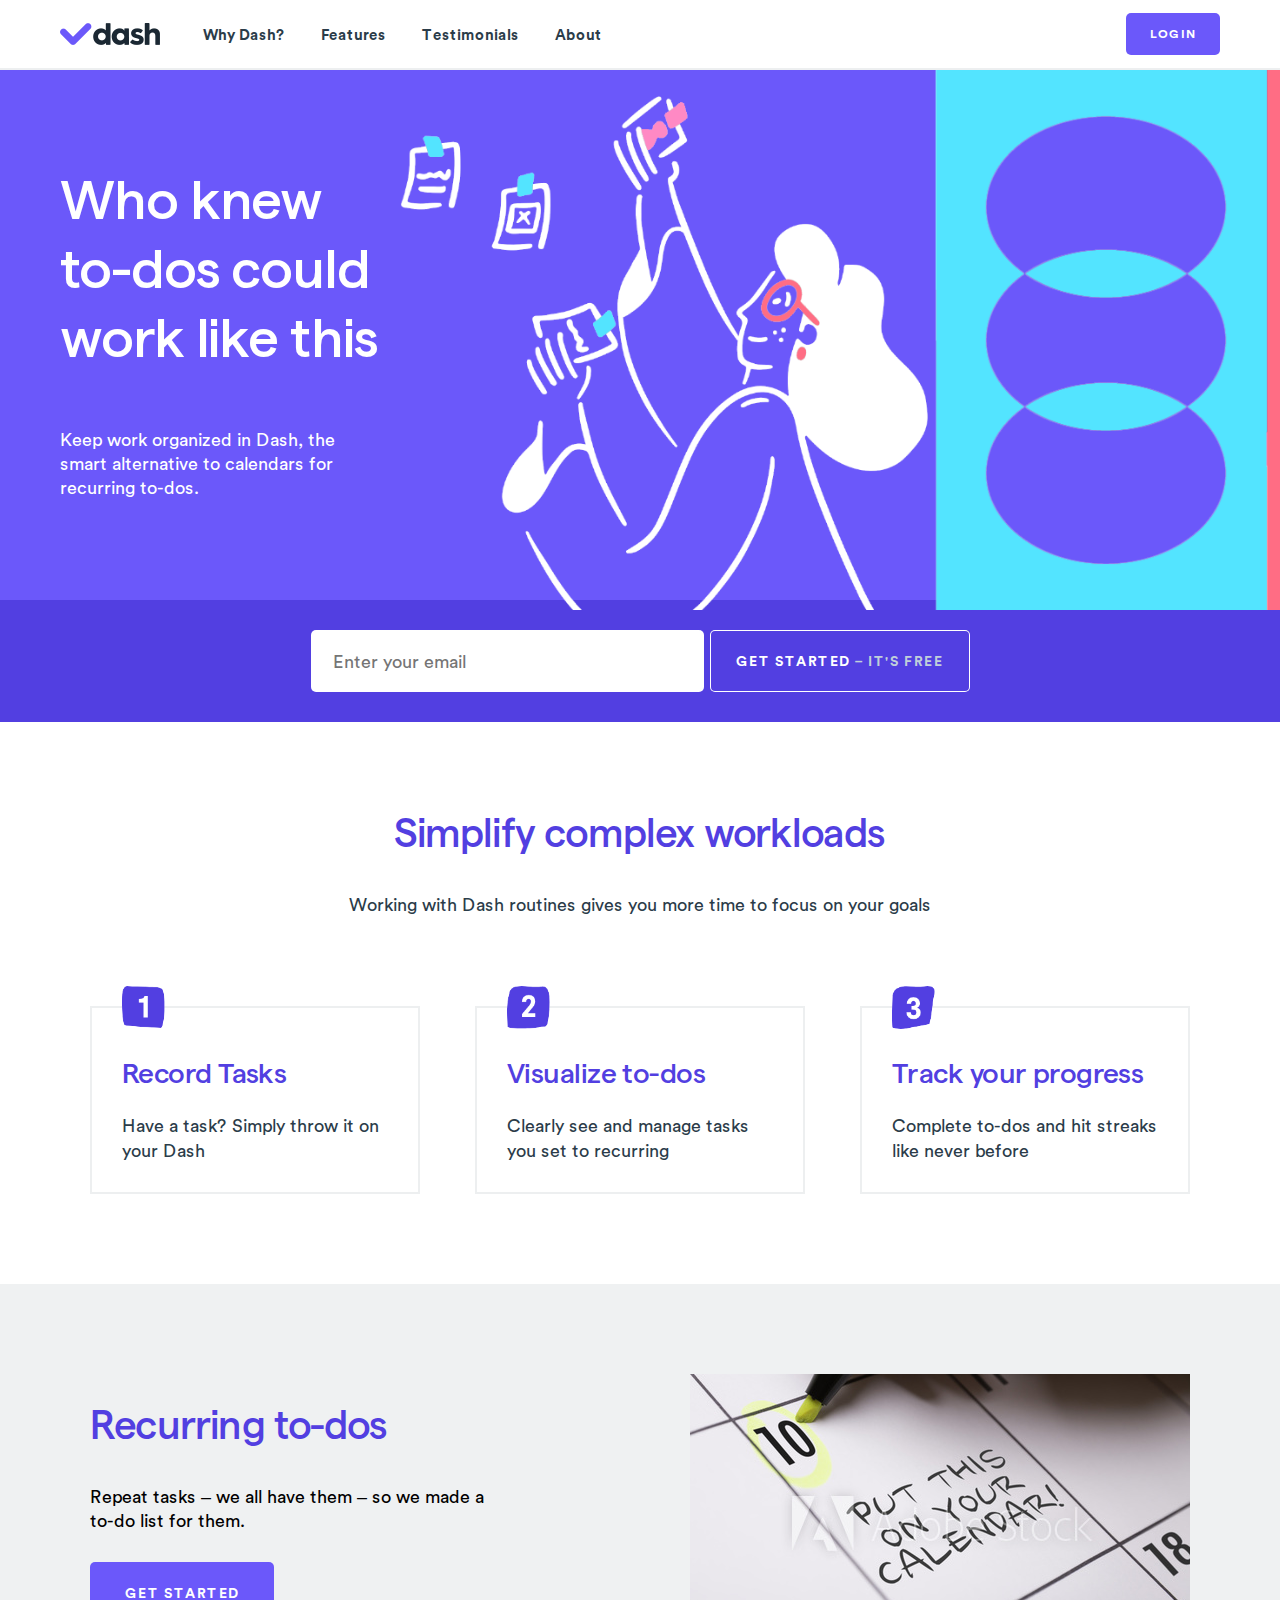
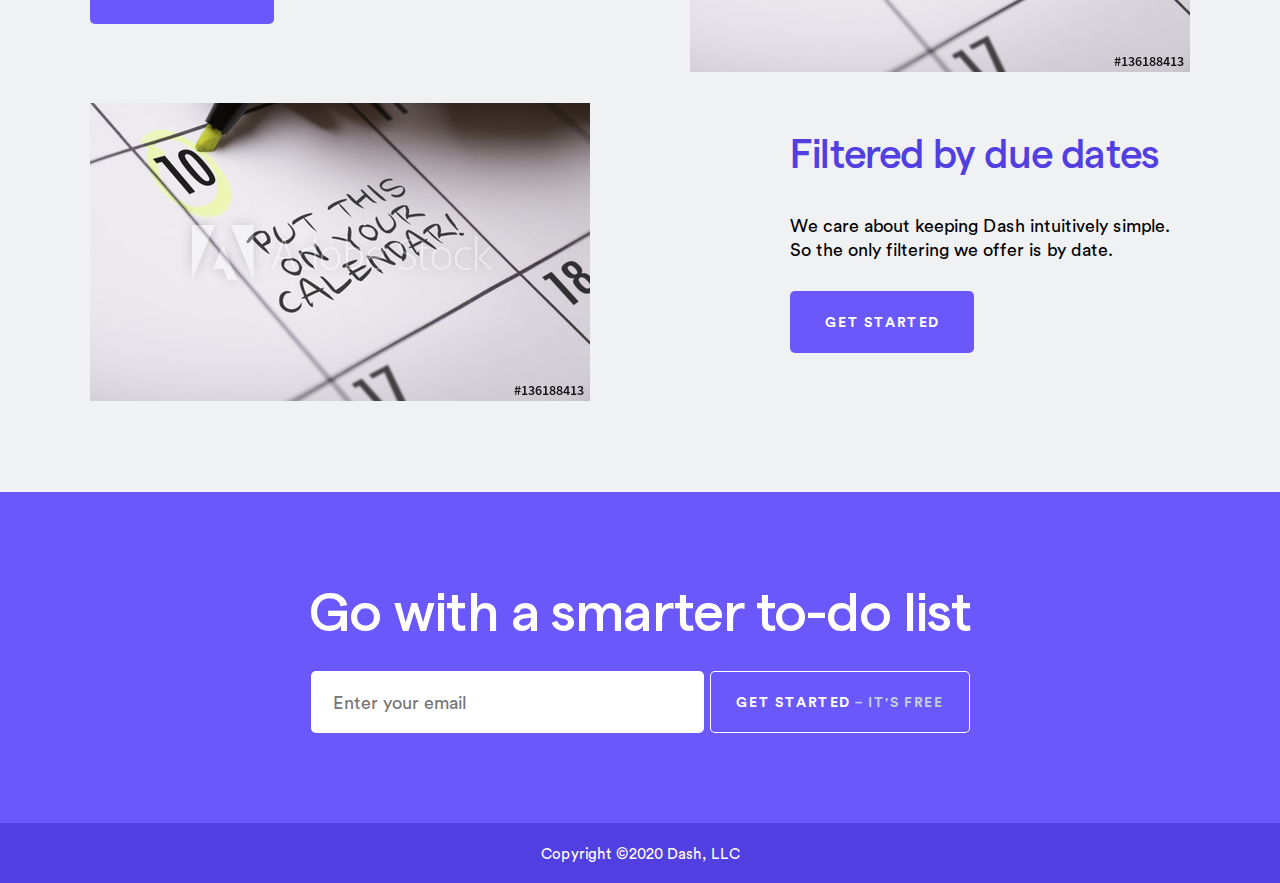
<file: index.html>
<!DOCTYPE html>
<html lang="en">

<head>
  <meta charset="utf-8">
  <meta name="viewport" content="width=device-width, initial-scale=1">
  <title>Dash</title>
  <link href="https://fonts.googleapis.com/css?family=Indie+Flower|Roboto" rel="stylesheet">
  <link href="css/index.css" rel="stylesheet">
  <!--[if lt IE 9]>
    <script src="https://cdnjs.cloudflare.com/ajax/libs/html5shiv/3.7.3/html5shiv.js"></script>
  <![endif]-->
</head>


<body>
  <header>
    <nav class="primary_nav">
        <div class="nav_content">
            <logo><a href="index.html"><img src='img/dash-logo@2x.png'></a></logo>
            <nav class="nav_list">
                <ul>
                  <li><a><p class="sm">Why Dash?</p></a></li>
                  <li><a><p class="sm">Features</p></a></li>
                  <li><a><p class="sm">Testimonials</p></a></li>
                  <li><a href="about.html"><p class="sm">About</p></a></li>
                </ul>
                <div class="right">
                    <a href="https://wunderlist-mjeter45.netlify.app/" class="btn solid_btn small_btn">Login</a>
                </div>
            </nav>
            <button id="nav_menu_btn" class="nav_menu_btn"> 
                <svg xmlns="http://www.w3.org/2000/svg" width="24" height="17" viewBox="0 0 24 17" aria-label="" class="svg-replaced" shape-rendering="geometricPrecision"><path d="M0 0h24v3H0zm0 7h24v3H0zm0 7h24v3H0z" fill-rule="evenodd"></path></svg>
            </button>
        </div>
    </nav> 
    <nav id="main_nav" class="nav_mobile is-hidden">
        <div class="nav_toolbar a-top">
            <logo><a><img src='img/dash-logo@2x.png'></a></logo>
            <button id="nav_close_btn" class="nav_icon a-close">
                <svg xmlns="http://www.w3.org/2000/svg" viewBox="-255 347 100 100" width="20" aria-label="Close Navigation" class="svg-replaced" shape-rendering="geometricPrecision"><path d="M-160.4 434.2l-37.2-37.2 37.1-37.1-7-7-37.1 37.1-37.1-37.1-7 7 37.1 37.1-37.2 37.2 7.1 7 37.1-37.2 37.2 37.2"></path></svg>
            </button>                
        </div>
        <div class="nav_scroller">
            <nav class="nav_list">
                <ul>
                    <li><a><p class="sm">How it Works</p></a></li>
                    <li><a><p class="sm">Features</p></a></li>
                    <li><a><p class="sm">Testimonials</p></a></li>
                    <li><a href="about.html"><p class="sm">About</p></a></li>
                </ul>
            </nav>
        </div>
        <div class="nav_button-container">
            <div class="a-grid">
                <a href="https://wunderlist-mjeter45.netlify.app/" class="btn solid_btn lrg_btn">Login</a>
                <a href="https://wunderlist-mjeter45.netlify.app/" class="btn solid_btn lrg_btn outline_btn">Get Started</a>
            </div>
        </div>
    </nav>
  </header>

  <div class="container home">
    <section class="content_section hero_section bg-l-purple">
      <div class="text_content">
        <h1 class="wh">Who knew to-dos could work like this</h1>
        <p class="wh">Keep work organized in Dash, the smart alternative to calendars for recurring to-dos.</p>
      </div>  
      <div class="img_content img_content-hero_wrapper">
          <img class="hide_on_tablet" src="img/hero-image.png">
          <div class="show_on_tablet" style="background-image:url(img/hero-image.png)"></div>
          <!--<div class="show_on_mobile white_fade_bottom"></div>-->
      </div>
    </section>
    <section class="content_section hero_call_section">
      <div class="call_block call_block-w_header bg-d-purple">
        <div>
            <form>
                <input type="email" placeholder="Enter your email">
                <a href="https://wunderlist-mjeter45.netlify.app/" class="btn solid_btn lrg_btn bg-d-purple">Get Started <span>– It's Free</span></span></a>
            </form>
        </div>
      </div>
    </section>







    <section id="how_it_works" class="flex_col content_section inner_content_width">
      <div class="text_content text_content-centered">
        <h3 class="dp">Simplify complex workloads</h3>
        <p class="ch">Working with Dash routines gives you more time to focus on your goals</p>
      </div>
      <div class="three_cols">
        <div class="step_box">
          <img class="step" src="img/step-1.png" alt="Step 1!">
          <h4 class="dp">Record Tasks</h4>
          <p class="ch">Have a task? Simply throw it on your Dash </p>
        </div>

        <div class="step_box">
          <img class="step" src="img/step-2.png" alt="Step 2!">
          <h4 class="dp">Visualize to-dos</h4>
          <p class="ch">Clearly see and manage tasks you set to recurring</p>
          <!--<img src="img/checks.jpg" alt="step2">-->
        </div>

        <div class="step_box">
          <img class="step" src="img/step-3.png" alt="Step 3!">
          <h4 class="dp">Track your progress</h4>
          <p class="ch">Complete to-dos and hit streaks like never before </p>
          <!--<img src="Img/checks.jpg" alt="step3">-->
        </div>
      </div>
    </section>

    <section class="bg-gray content_section" id="features">
      <div class="inner_content_width">
        <div class="txt_img_row-centered">
          <div class="txt_content">
            <h3 class="dp">Recurring to-dos</h3>
            <p>Repeat tasks – we all have them – so we made a to-do list for them. </p>
            <a class="btn solid_btn lrg_btn" href="https://wunderlist-mjeter45.netlify.app/" href="#">Get Started</a>
          </div>

          <div class="img_content">
            <img title="my first memo" class="Headpic" src="img/calendar.jpg" alt="Header Pic">

          </div>
        </div>

        <div class="txt_img_row-centered txt_img_row-centered-reverse">
          <div class="img_content">
            <img title="my first memo" class="Headpic" src="img/calendar.jpg" alt="Header Pic">
          </div>


          <div class="txt_content">
            <h3 class="dp">Filtered by due dates</h3>
            <p>We care about keeping Dash intuitively simple. So the only filtering we offer is by date.</p>
            <a class="btn solid_btn lrg_btn"  href="https://wunderlist-mjeter45.netlify.app/" href="#">Get Started</a>
          </div>
        </div>
      </div>
    </section>




    <!-- <section class="content_section" id="testimonial">
      <div class="text_content">
        <p class="blck ch">Featured Customer WONDERY</p>
        <h4 class="dp quote_block">Getting work done is a lot faster with Dash. And in our industry, being faster means you're going to bring a product that's on-trend to market a lot quicker than normal.</h4>
        <div class="testpic1">
          <img class="testpic" src="img/assets/Image 11.png" width="30%">
          <p class="ch blck">Christopher Newsome</p>
          <p class="ch sm">Senior Product Developer for Advanced Concepts, Wondery
          </p>
        </div>
      </div>

      <div class="img_content">
        <img title="Testimonials" class="Headpic" src="img/assets/Image 10.png" width="100%" height="100%" alt="Header Pic">
      </div>


    </section> -->


    <section class="call_block call_block-w_header bg-l-purple">
      <h2>Go with a smarter to-do list</h2>
      <div>
          <form>
              <input type="email" placeholder="Enter your email">
              <a href="https://wunderlist-mjeter45.netlify.app/" class="btn solid_btn lrg_btn">Get Started <span>– It's Free</span></span></a>
          </form>
      </div>
    </section>
  </div>



  <footer class="footer bg-d-purple">
    <p>Copyright ©2020 Dash, LLC</p>
  </footer>

  <!--Page Scripts-->
  <script src="js/nav.js"></script>
</div>

</body>


</html>
</file>
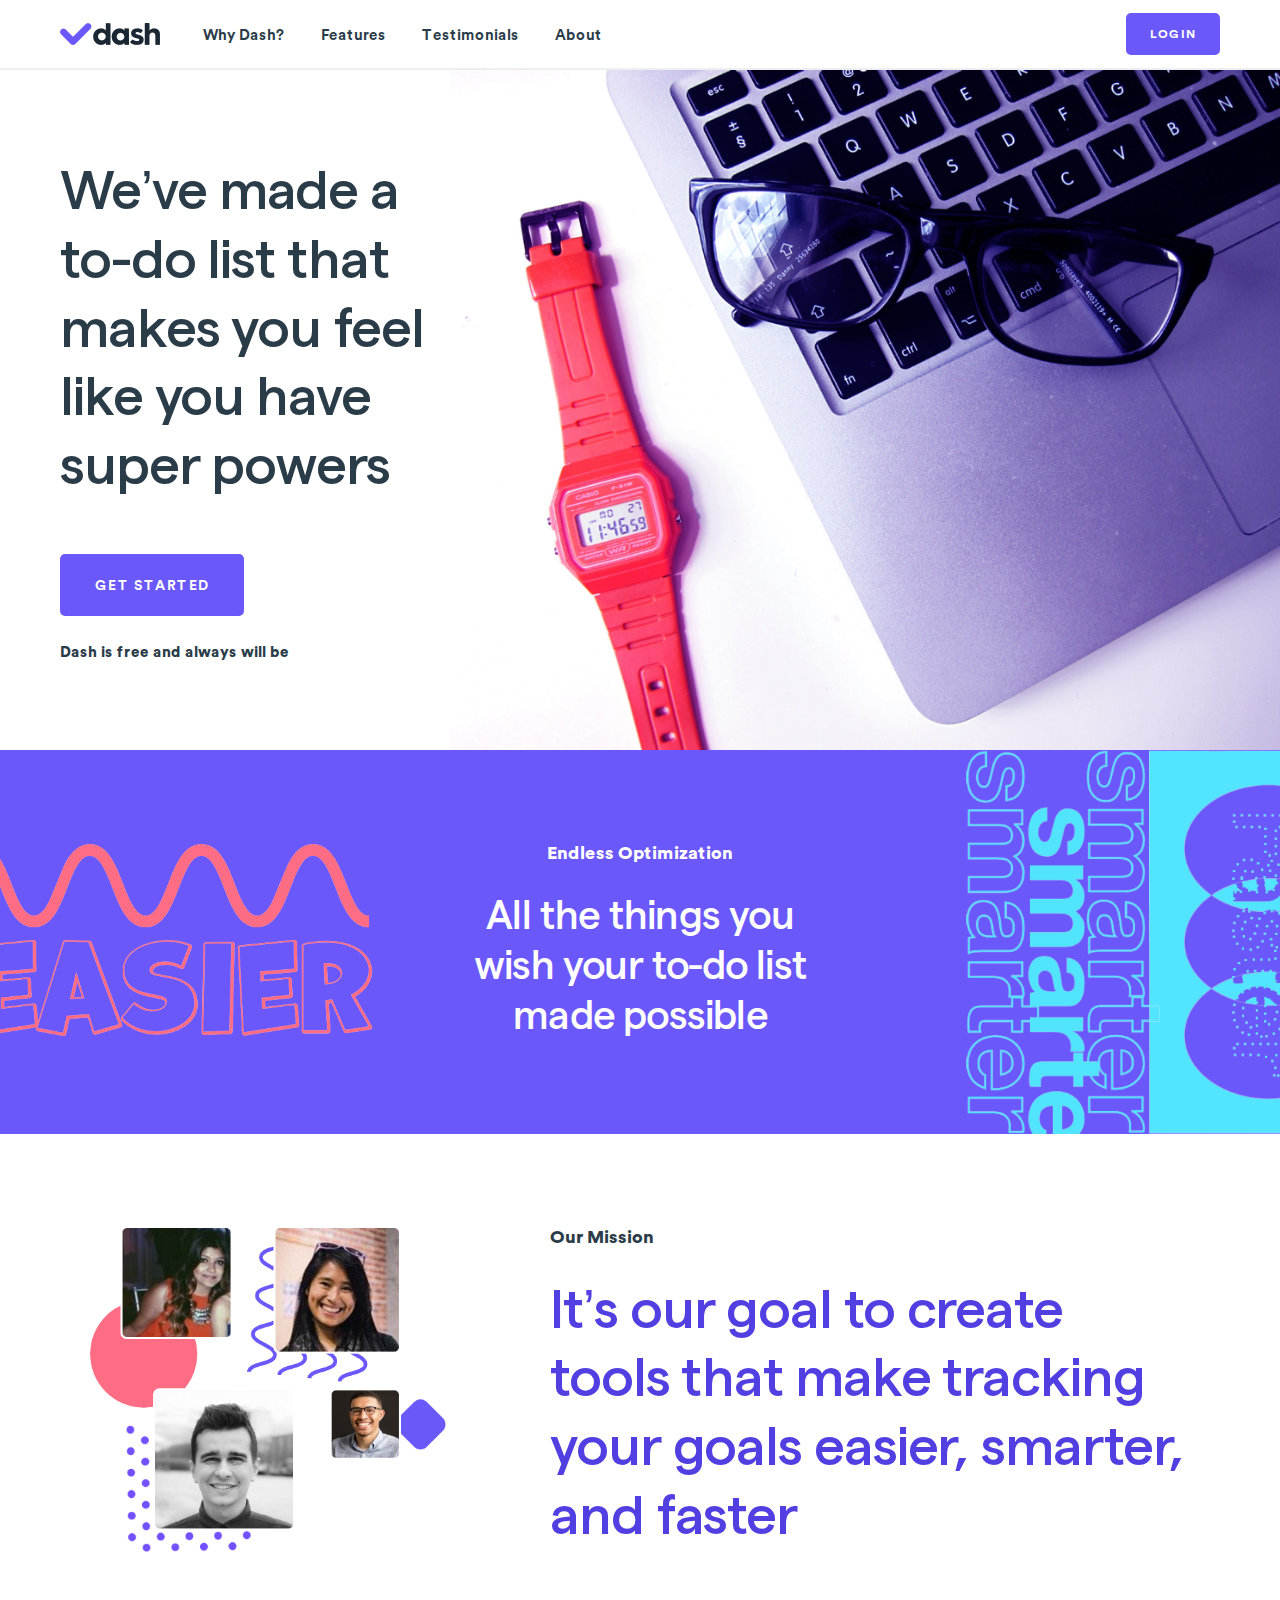
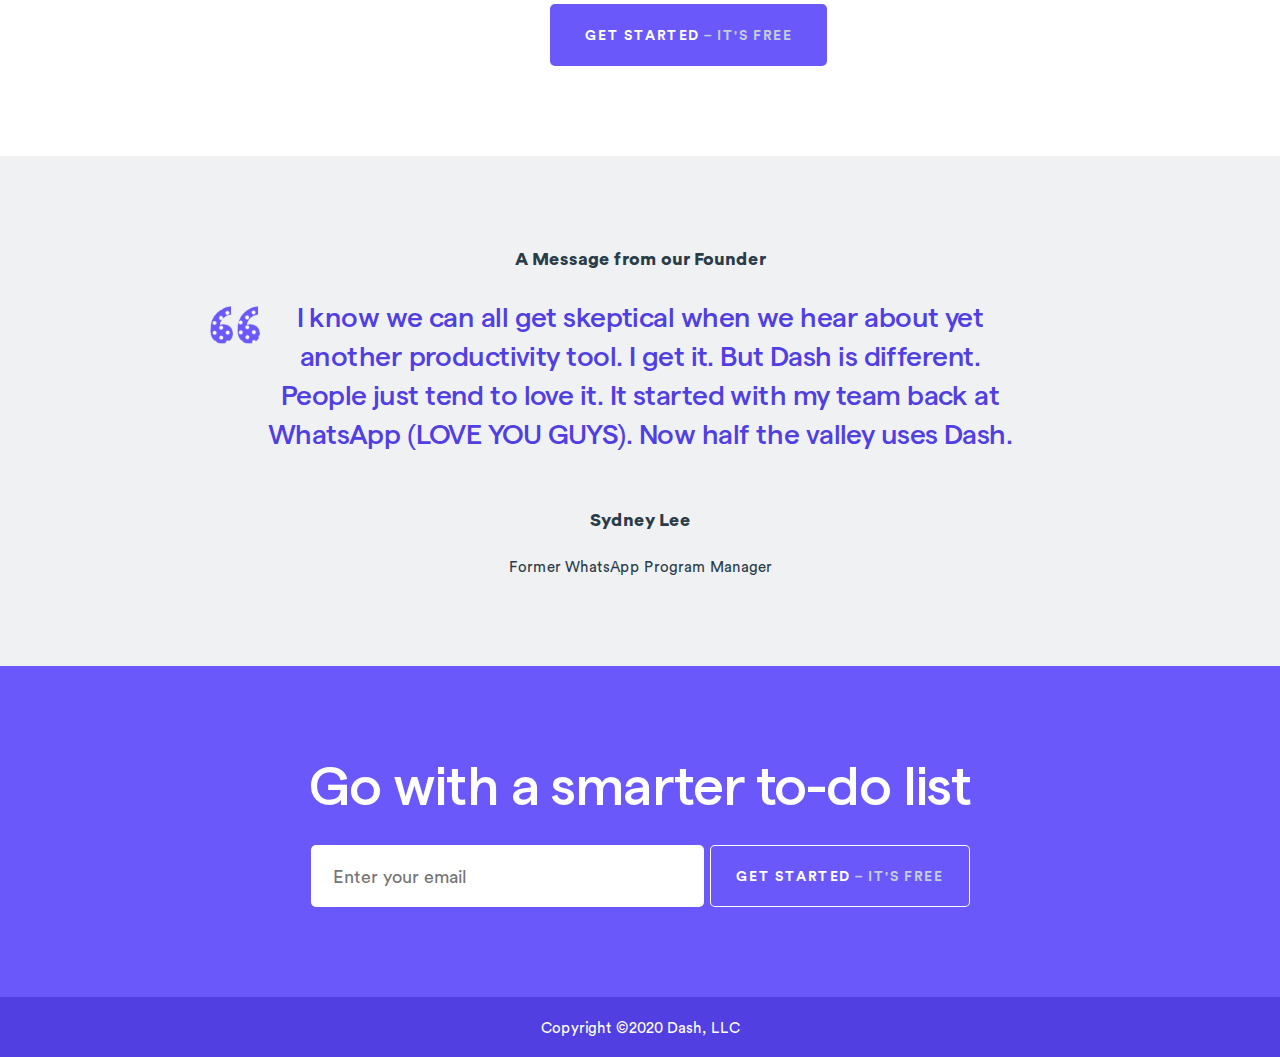
<file: about.html>
<!doctype html>

<html lang="en">
<head>
    <meta charset="utf-8">
    <meta name="viewport" content="width=device-width, initial-scale=1">

    <title>About Dash</title>

    <link href="css/index.css" rel="stylesheet">
    

    <!--[if lt IE 9]>
        <script src="https://cdnjs.cloudflare.com/ajax/libs/html5shiv/3.7.3/html5shiv.js"></script>
    <![endif]-->
</head>

<body>
    <header>
        <nav class="primary_nav">
            <div class="nav_content">
                <logo><a href="index.html"><img src='img/dash-logo@2x.png'></a></logo>
                <nav class="nav_list">
                    <ul>
                        <li><a><p class="sm">Why Dash?</p></a></li>
                        <li><a><p class="sm">Features</p></a></li>
                        <li><a><p class="sm">Testimonials</p></a></li>
                        <li><a href="about.html"><p class="sm">About</p></a></li>
                    </ul>
                    <div class="right">
                        <a href="https://wunderlist-mjeter45.netlify.app/" class="btn solid_btn small_btn">Login</a>
                    </div>
                </nav>
                <button id="nav_menu_btn" class="nav_menu_btn"> 
                    <svg xmlns="http://www.w3.org/2000/svg" width="24" height="17" viewBox="0 0 24 17" aria-label="" class="svg-replaced" shape-rendering="geometricPrecision"><path d="M0 0h24v3H0zm0 7h24v3H0zm0 7h24v3H0z" fill-rule="evenodd"></path></svg>
                </button>
            </div>
        </nav> 
        <nav id="main_nav" class="nav_mobile is-hidden">
            <div class="nav_toolbar a-top">
                <logo><a><img src='img/dash-logo@2x.png'></a></logo>
                <button id="nav_close_btn" class="nav_icon a-close">
                    <svg xmlns="http://www.w3.org/2000/svg" viewBox="-255 347 100 100" width="20" aria-label="Close Navigation" class="svg-replaced" shape-rendering="geometricPrecision"><path d="M-160.4 434.2l-37.2-37.2 37.1-37.1-7-7-37.1 37.1-37.1-37.1-7 7 37.1 37.1-37.2 37.2 7.1 7 37.1-37.2 37.2 37.2"></path></svg>
                </button>                
            </div>
            <div class="nav_scroller">
                <nav class="nav_list">
                    <ul>
                        <li><a><p class="sm">How it Works</p></a></li>
                        <li><a><p class="sm">Features</p></a></li>
                        <li><a><p class="sm">Testimonials</p></a></li>
                        <li><a><p class="sm">About</p></a></li>
                    </ul>
                </nav>
            </div>
            <div class="nav_button-container">
                <div class="a-grid">
                    <a href="https://wunderlist-mjeter45.netlify.app/" class="btn solid_btn lrg_btn">Login</a>
                    <a href="https://wunderlist-mjeter45.netlify.app/" class="btn solid_btn lrg_btn outline_btn">Get
                        Started</a>
                </div>
            </div>
        </nav>
    </header>
    
    <div class="container about">

        <section class="content_section hero_section">
            <div class="text_content">
                <h1 class="ch">We’ve made a to-do list that makes you feel like you have super powers</h1>
                <a href="https://wunderlist-mjeter45.netlify.app/" class="btn solid_btn lrg_btn">Get Started</a>
                <p class="blck sm ch p-sm-under-btn">Dash is free and always will be</p>
            </div>  
            <div class="img_content img_content-hero_wrapper">
                <div class="hide_on_mobile" style="background-image:url(img/about-hero@2x.png)"></div>
                <img class="show_on_mobile" src="img/about-hero@2x.png">
                <div class="show_on_mobile white_fade_bottom"></div>
            </div>
        </section>
        <section class="content_section bg-l-purple" id="endless_optimization">
            <div class="img_content left">
                <div class="bg_sprite easier" style="background-image:url(img/easier@2x.png)"></div>
            </div>
            <div class="text_content tc-centered">
                <p class="blck callout">Endless Optimization</h2>
                <h3 class="">All the things you wish your to-do list made possible</h3> 
            </div>
            <div class="img_content right">
                <div class="bg_sprite smarter-faster" style="background-image:url(img/smarter-faster@2x.png)"></div>
            </div>
        </section>
        <section class="content_section inner_content_width" id="our_mission">
            <div class="img_content">
                <img src="img/community-graphic.png" class="img_fluid" alt="Our Community!">
            </div>
            <div class="text_content">
                <p class="blck ch callout">Our Mission</p>
                <h2>It’s our goal to create tools that make tracking your goals easier, smarter, and faster</h2>
                <a href="https://wunderlist-mjeter45.netlify.app/" class="btn solid_btn lrg_btn">Get Started <span>–
                        It's Free</span></span></a>
            </div>
        </section>
        <section class="content_section bg-gray" id="founder_message">
            <div class="inner_content_width">
                <div class="text_content text_content-centered">
                    <p class="blck ch callout">A Message from our Founder</p>
                    <h4 class="quote_block">I know we can all get skeptical when we hear about yet another productivity tool. I get it. But Dash is different. People just tend to love it. It started with my team back at WhatsApp (LOVE YOU GUYS). Now half the valley uses Dash.</h4>
                    <p class="blck ch">Sydney Lee</p>
                    <p class="sm ch">Former WhatsApp Program Manager</p>
                </div>
            </div>
        </section>
        <section class="call_block call_block-w_header bg-l-purple">
            <h2>Go with a smarter to-do list</h2>
            <div>
                <form>
                    <input type="email" placeholder="Enter your email">
                    <a href="https://wunderlist-mjeter45.netlify.app/" class="btn solid_btn lrg_btn">Get Started <span>–
                            It's Free</span></span></a>
                </form>
            </div>
        </section>
    </div><!-- container -->

    <footer class="footer bg-d-purple">
        <p>Copyright ©2020 Dash, LLC</p>
    </footer>

    <!--Page Scripts-->
    <script src="js/nav.js"></script>
</body>
</html>
</file>
<file: css/index.css>
/* http://meyerweb.com/eric/tools/css/reset/ 
   v2.0 | 20110126
   License: none (public domain)
*/
html,
body,
div,
span,
applet,
object,
iframe,
h1,
h2,
h3,
h4,
h5,
h6,
p,
blockquote,
pre,
a,
abbr,
acronym,
address,
big,
cite,
code,
del,
dfn,
em,
img,
ins,
kbd,
q,
s,
samp,
small,
strike,
strong,
sub,
sup,
tt,
var,
b,
u,
i,
center,
dl,
dt,
dd,
ol,
ul,
li,
fieldset,
form,
label,
legend,
table,
caption,
tbody,
tfoot,
thead,
tr,
th,
td,
article,
aside,
canvas,
details,
embed,
figure,
figcaption,
footer,
header,
hgroup,
menu,
nav,
output,
ruby,
section,
summary,
time,
mark,
audio,
video {
  margin: 0;
  padding: 0;
  border: 0;
  font-size: 100%;
  font: inherit;
  vertical-align: baseline;
}
/* HTML5 display-role reset for older browsers */
article,
aside,
details,
figcaption,
figure,
footer,
header,
hgroup,
menu,
nav,
section {
  display: block;
}
body {
  line-height: 1;
}
ol,
ul {
  list-style: none;
}
blockquote,
q {
  quotes: none;
}
blockquote:before,
blockquote:after,
q:before,
q:after {
  content: '';
  content: none;
}
table {
  border-collapse: collapse;
  border-spacing: 0;
}
[type=reset],
[type=submit],
[type=button],
button {
  -webkit-appearance: none;
  -moz-appearance: none;
  appearance: none;
  background: 0 0;
  border: none;
  text-decoration: none;
  cursor: pointer;
  display: inline-block;
  border-radius: 4px;
  text-align: center;
  padding: 0;
}
/*Defining Font Faces Below*/
@font-face {
  font-family: 'Circular';
  src: url('../fonts/JJCircularBold.eot');
  src: url('../fonts/JJCircularBold.eot?#iefix') format('embedded-opentype'), url('../fonts/JJCircularBold.woff2') format('woff2'), url('../fonts/JJCircularBold.woff') format('woff'), url('../fonts/JJCircularBold.ttf') format('truetype'), url('../fonts/JJCircularBold.svg#JJCircularBold') format('svg');
  font-weight: 700;
  font-style: normal;
}
@font-face {
  font-family: 'Matter';
  src: url('../fonts/MatterSQTRIAL-Medium.eot');
  src: url('../fonts/MatterSQTRIAL-Medium.eot?#iefix') format('embedded-opentype'), url('../fonts/MatterSQTRIAL-Medium.woff2') format('woff2'), url('../fonts/MatterSQTRIAL-Medium.woff') format('woff'), url('../fonts/MatterSQTRIAL-Medium.ttf') format('truetype'), url('../fonts/MatterSQTRIAL-Medium.svg#MatterSQTRIAL-Medium') format('svg');
  font-weight: 500;
  font-style: normal;
}
@font-face {
  font-family: 'Circular';
  src: url('../fonts/JJCircularBook.eot');
  src: url('../fonts/JJCircularBook.eot?#iefix') format('embedded-opentype'), url('../fonts/JJCircularBook.woff2') format('woff2'), url('../fonts/JJCircularBook.woff') format('woff'), url('../fonts/JJCircularBook.ttf') format('truetype'), url('../fonts/JJCircularBook.svg#JJCircularBook') format('svg');
  font-weight: 500;
  font-style: normal;
}
@font-face {
  font-family: 'Circular';
  src: url('../fonts/JJCircular-Black.eot');
  src: url('../fonts/JJCircular-Black.eot?#iefix') format('embedded-opentype'), url('../fonts/JJCircular-Black.woff2') format('woff2'), url('../fonts/JJCircular-Black.woff') format('woff'), url('../fonts/JJCircular-Black.ttf') format('truetype'), url('../fonts/JJCircular-Black.svg#J&JCircular-Black') format('svg');
  font-weight: 900;
  font-style: normal;
}
* {
  box-sizing: border-box;
}
html {
  font-size: 62.5%;
}
body {
  -moz-osx-font-smoothing: grayscale;
  -webkit-font-smoothing: antialiased;
  font-family: 'Circular', Helvetica, Arial, sans-serif;
  max-width: 100%;
  overflow-x: hidden;
  display: flex;
  flex-direction: column;
  min-height: 100vh;
}
h1,
h2,
h3,
h4,
h5 {
  font-family: 'Matter', Helvetica, Arial, sans-serif;
  letter-spacing: -0.02em;
  line-height: 1.25;
}
h1.wh,
h2.wh,
h3.wh,
h4.wh,
h5.wh {
  color: #FFF;
}
h1.ch,
h2.ch,
h3.ch,
h4.ch,
h5.ch {
  color: #2B3C49;
}
h1.dp,
h2.dp,
h3.dp,
h4.dp,
h5.dp {
  color: #523FE1;
}
h1 {
  font-size: 5.5rem;
}
@media (max-width: 1180px) {
  h1 {
    font-size: 4.5rem;
  }
}
@media (max-width: 500px) {
  h1 {
    font-size: 4rem;
  }
}
h2 {
  font-size: 5.5rem;
}
@media (max-width: 1180px) {
  h2 {
    font-size: 4.5rem;
  }
}
@media (max-width: 500px) {
  h2 {
    font-size: 3.75rem;
  }
}
h3 {
  font-size: 4rem;
}
@media (max-width: 500px) {
  h3 {
    font-size: 3.3rem;
  }
}
h4 {
  font-size: 2.8rem;
}
@media (max-width: 500px) {
  h4 {
    font-size: 2.5rem;
  }
}
p {
  font-size: 1.8rem;
  font-family: 'Circular', Helvetica, Arial, sans-serif;
  line-height: 1.35;
}
p.blck {
  font-weight: 900;
}
p.ch {
  color: #2B3C49;
}
p.wh {
  color: #FFF;
}
p.sm {
  font-size: 1.5em;
}
img {
  max-width: 100%;
  height: auto;
}
.btn {
  cursor: pointer;
}
a {
  text-decoration: none;
}
.solid_btn {
  background-color: #6B58FA;
  font-size: 14px;
  display: inline-block;
  color: black;
  text-align: center;
  border-radius: 5px;
  border: initial;
  padding: 2.4rem 3.5rem;
  color: #FFF;
  text-transform: uppercase;
  letter-spacing: 0.1em;
  font-family: 'Circular', Helvetica, Arial, sans-serif;
  font-weight: 600;
  transition: box-shadow 420ms cubic-bezier(0.165, 0.84, 0.44, 1), color 420ms cubic-bezier(0.165, 0.84, 0.44, 1), background 420ms cubic-bezier(0.165, 0.84, 0.44, 1);
}
.solid_btn.small_btn {
  padding: 1.5rem 2.4rem;
  font-size: 12px;
}
.solid_btn.outline_btn {
  background-color: transparent;
  box-shadow: 0 0 0 1px #6B58FA inset;
  color: #6B58FA;
}
.solid_btn.outline_btn:hover {
  background-color: #523FE1;
  box-shadow: 0 0 0 1px #523FE1 inset;
  color: #FFF;
}
.solid_btn span {
  color: #C0CFDA;
}
.solid_btn:hover {
  background-color: #523FE1;
}
.bg-l-purple {
  background-color: #6B58FA;
  color: #FFF;
}
.bg-d-purple {
  background-color: #523FE1;
  color: #FFF;
}
.bg-gray {
  background-color: #EFF1F2;
}
/* Global Responsiveness Layout styles */
.show_on_tablet {
  display: none;
}
@media (max-width: 800px) {
  .show_on_tablet {
    display: flex;
  }
}
@media (max-width: 800px) {
  .hide_on_tablet {
    display: none;
  }
}
.show_on_mobile {
  display: none;
}
@media (max-width: 500px) {
  .show_on_mobile {
    display: flex;
  }
}
@media (max-width: 500px) {
  .hide_on_mobile {
    display: none;
  }
}
/* Global Layout Component Styles */
section.inner_content_width,
div.inner_content_width {
  max-width: 1100px;
  margin: 0 auto;
  width: calc(100% - 8rem);
}
section.inner_content_width .text_content-centered,
div.inner_content_width .text_content-centered {
  text-align: center!important;
}
@media (max-width: 500px) {
  section.inner_content_width .text_content-centered,
  div.inner_content_width .text_content-centered {
    padding-left: 4rem;
    padding-right: 4rem;
  }
}
.flex_col {
  flex-direction: column;
}
.quote_block {
  color: #523FE1;
  max-width: 750px;
  line-height: 1.4;
  margin-left: auto;
  margin-right: auto;
  position: relative;
}
@media (max-width: 500px) {
  .quote_block {
    max-width: calc(100vw - 20rem);
    font-size: 1.8rem !important;
  }
  .quote_block:before {
    right: calc(100% + 1rem) !important;
  }
}
.quote_block:before {
  content: '';
  background-image: url(../img/polka-dot-quote@2x.png);
  width: 5rem;
  height: 4rem;
  background-size: contain;
  background-repeat: no-repeat;
  background-position: top center;
  position: absolute;
  right: calc(100% + 0.5rem);
  top: 0.6rem;
}
.img_content.img_content-hero_wrapper {
  width: 50%;
}
.img_content.img_content-hero_wrapper > div {
  background-size: cover;
  width: 100%;
  height: 100%;
}
.txt_content h3 {
  margin-bottom: 3rem;
}
@media (max-width: 500px) {
  .txt_content h3 {
    margin-bottom: 2rem;
  }
}
.three_cols {
  display: flex;
  flex-direction: row;
  justify-content: space-between;
  margin-bottom: 9rem;
}
@media (max-width: 500px) {
  .three_cols {
    flex-direction: column;
    width: calc(100vw - 8rem);
    margin: 0 auto;
    padding-bottom: 4rem;
  }
}
.step_box {
  border: 2px solid #EDEFF0;
  display: block;
  width: 30%;
  text-align: left;
  padding: 5rem 3rem 3rem 3rem;
  position: relative;
}
@media (max-width: 500px) {
  .step_box {
    width: 100%;
    margin-bottom: 4rem;
  }
}
.step_box h4 {
  padding-bottom: 2rem;
}
.step_box > img.step {
  position: absolute;
  top: -22px;
  width: 43px;
  left: 3rem;
}
.white_fade_bottom {
  position: absolute;
  bottom: 0;
  height: 200px;
  left: 0;
  right: 0;
  background: linear-gradient(0deg, #FFF, transparent);
}
.call_block {
  text-align: center;
  padding-top: 9rem;
  padding-bottom: 9rem;
  width: 100%;
}
@media (max-width: 500px) {
  .call_block h2 {
    max-width: 330px;
    margin: 0 auto;
  }
}
.call_block > div {
  width: 100%;
  max-width: 660px;
  margin-left: auto;
  margin-right: auto;
  margin-top: 2rem;
}
.call_block > div form input {
  text-align: left;
  font-family: 'Circular', Helvetica, Arial, sans-serif;
  font-size: 1.8rem;
  height: 62px;
  vertical-align: top;
  border: 0;
  border-radius: 5px;
  line-height: 62px;
  padding-left: 2.25rem;
  padding-right: 2.25rem;
  color: #2B3C49;
  margin-right: 0.25rem;
  width: calc(100% - 264px - 0.25rem);
}
@media (max-width: 500px) {
  .call_block > div form input {
    width: 100%;
    max-width: 300px;
    margin: 0 auto 1rem;
  }
}
.call_block > div form a {
  height: 62px;
  vertical-align: top;
  padding: 0;
  line-height: 62px;
  width: 260px;
  box-shadow: 0 0 0 1px #FFF inset;
}
.call_block > div form a:hover,
.call_block > div form a:active,
.call_block > div form a:focus {
  box-shadow: 0 0 0 2px #FFF inset;
  background-color: #523FE1;
}
@media (max-width: 500px) {
  .call_block > div form a {
    width: 100%;
    max-width: 300px;
    margin: 0 auto;
  }
}
:focus {
  outline: #6B58FA dotted 2px;
  outline-offset: 5px;
}
/* Animations Below */
.is-animating {
  animation-duration: 450ms;
  animation-fill-mode: both;
  animation-timing-function: cubic-bezier(0.165, 0.84, 0.44, 1);
}
.slide-in--right {
  -webkit-animation-name: slide-in--right;
  animation-name: slide-in--right;
}
.slide-out--right {
  -webkit-animation-name: slide-out--right;
  animation-name: slide-out--right;
}
@keyframes slide-in--right {
  0% {
    transform: translateX(100%);
  }
  100% {
    transform: translateX(0);
  }
}
@keyframes slide-out--right {
  0% {
    transform: translateX(0);
  }
  100% {
    transform: translateX(100%);
  }
}
header logo {
  width: 125px;
  display: flex;
  align-items: center;
}
header logo a {
  display: inline-block;
  font-size: 0;
  padding: 0;
  border: none;
  line-height: inherit;
}
header logo a img {
  width: 100px;
}
header nav.primary_nav {
  border-bottom: 2px solid #EDEFF0;
  position: fixed;
  top: 0;
  width: 100%;
  background-color: #FFF;
  height: 70px;
  z-index: 1000;
}
header nav.primary_nav .nav_content {
  max-width: calc(100% - 12rem);
  width: 100%;
  height: 100%;
  margin: 0 auto;
  display: flex;
  flex-wrap: initial;
  justify-content: space-between;
  align-items: initial;
}
@media (max-width: 500px) {
  header nav.primary_nav .nav_content {
    text-align: center;
    max-width: calc(100% - 8rem);
  }
}
header nav.primary_nav .nav_content .nav_list {
  display: flex;
  flex-wrap: initial;
  justify-content: flex-start;
  align-items: center;
  flex: 1;
}
@media (max-width: 800px), (max-width: 500px) {
  header nav.primary_nav .nav_content .nav_list {
    display: none;
  }
}
header nav.primary_nav .nav_content .nav_list ul {
  flex: 1;
  display: flex;
  flex-wrap: initial;
  justify-content: flex-start;
  align-items: initial;
}
header nav.primary_nav .nav_content .nav_list ul li {
  padding: 1.8rem;
  line-height: 1.28571429;
  color: #2B3C49;
  cursor: pointer;
}
header nav.primary_nav .nav_content .nav_list ul li a {
  display: block;
  font-weight: 600;
  color: #2B3C49 !important;
}
header nav.primary_nav .nav_content .nav_list div.right {
  margin-left: auto;
  padding: 0;
}
header nav.primary_nav .nav_content button.nav_menu_btn {
  display: none;
  border-radius: 0!important;
}
@media (max-width: 800px), (max-width: 500px) {
  header nav.primary_nav .nav_content button.nav_menu_btn {
    display: block;
  }
}
header nav.primary_nav .nav_content button.nav_menu_btn svg path {
  fill: #2B3C49;
}
header .nav_mobile {
  transform: translateX(100%);
  position: fixed;
  overflow: hidden;
  top: 0;
  left: 0;
  bottom: 0;
  right: 0;
  display: none;
  flex-direction: column;
  padding: 0 0.75rem 4rem;
  z-index: 2000;
  background: #fff;
  transition: transform cubic-bezier(0.165, 0.84, 0.44, 1) 450ms;
}
@media (max-width: 800px) {
  header .nav_mobile {
    display: flex;
  }
}
header .nav_mobile.is-hidden {
  transform: translateX(100%);
}
header .nav_mobile.is-open {
  transform: translateX(0);
  background-image: none!important;
}
header .nav_mobile .nav_toolbar {
  padding: 1.5rem 4rem;
  margin: 0 -2rem 1rem;
  display: flex;
  align-items: center;
  height: 70px;
  justify-content: space-between;
  border-bottom: 2px solid #EDEFF0;
}
@media (orientation: landscape) {
  header .nav_mobile .nav_toolbar {
    flex-shrink: 0;
    left: 2rem;
    right: 2rem;
    top: 0;
  }
}
header .nav_mobile .nav_toolbar .nav_icon svg path {
  fill: #2B3C49;
}
header .nav_mobile .nav_scroller {
  overflow-y: scroll;
  padding-right: 2rem;
  padding-left: 2rem;
  padding-bottom: 8rem;
}
header .nav_mobile .nav_scroller .nav_list {
  display: flex;
}
header .nav_mobile .nav_scroller .nav_list ul {
  width: 100%;
  font-size: calc(1.125rem + (0 * (100vw - 400px)/624));
}
header .nav_mobile .nav_scroller .nav_list ul li {
  font-size: 1.5rem;
}
header .nav_mobile .nav_scroller .nav_list ul li a {
  display: block;
  padding: 1em 2.25em;
  cursor: pointer;
  border-radius: 5px;
  transition: box-shadow 420ms cubic-bezier(0.165, 0.84, 0.44, 1), color 420ms cubic-bezier(0.165, 0.84, 0.44, 1), background 420ms cubic-bezier(0.165, 0.84, 0.44, 1);
}
header .nav_mobile .nav_scroller .nav_list ul li a:hover,
header .nav_mobile .nav_scroller .nav_list ul li a:focus,
header .nav_mobile .nav_scroller .nav_list ul li a:active {
  background-color: #EFF1F2;
}
header .nav_mobile .nav_button-container {
  position: fixed;
  width: 100%;
  padding: 1.5rem 2rem 2rem;
  bottom: 0;
  left: 0;
  background-color: #fff;
}
header .nav_mobile .nav_button-container .a-grid {
  display: grid;
  grid-gap: 1rem 2.43902439%;
  justify-content: initial;
}
header .nav_mobile .nav_button-container .a-grid a {
  flex-basis: 49.25%;
}
.footer {
  width: 100%;
}
.footer p {
  text-align: center;
  color: #fff;
  font-size: 1.5rem;
  padding: 20px;
}
div.container.home {
  display: flex;
  flex-direction: column;
}
div.container.home .content_section {
  display: flex;
  width: 100%;
}
@media (max-width: 500px) {
  div.container.home .content_section {
    flex-direction: column;
  }
}
div.container.home .content_section.hero_section {
  padding-top: 70px;
  display: flex;
  align-items: center;
  justify-items: self-end;
  justify-content: space-between;
  align-items: stretch;
  height: 600px;
}
@media (max-width: 800px) {
  div.container.home .content_section.hero_section {
    flex-direction: column;
    height: auto;
  }
}
div.container.home .content_section.hero_section .text_content {
  text-align: left;
  padding-left: 6rem;
  padding-right: 2rem;
  width: calc(100% - 750px);
  max-width: 400px;
  min-width: 400px;
  align-self: center;
}
@media (max-width: 800px) {
  div.container.home .content_section.hero_section .text_content {
    text-align: center;
    padding: 9rem 6rem 9rem 6rem;
    max-width: calc(100vw - 8rem);
  }
}
@media (max-width: 500px) {
  div.container.home .content_section.hero_section .text_content {
    width: 100%;
    max-width: 100%;
    padding-top: 0;
    padding: 9rem 6rem 9rem 6rem;
    margin-top: -4rem;
  }
}
div.container.home .content_section.hero_section .img_content {
  flex: 1;
  min-height: 60vh;
}
@media (max-width: 800px) {
  div.container.home .content_section.hero_section .img_content {
    width: 100%;
    min-height: 300px;
  }
  div.container.home .content_section.hero_section .img_content > div {
    position: absolute;
  }
}
@media (max-width: 500px) {
  div.container.home .content_section.hero_section .img_content {
    width: 100%;
  }
}
div.container.home .content_section.hero_section .img_content.img_content-hero_wrapper {
  text-align: right;
}
div.container.home .content_section.hero_section .img_content.img_content-hero_wrapper img {
  height: 100%;
  width: auto;
  max-width: initial;
}
div.container.home .content_section.hero_call_section .call_block {
  padding-top: 3rem;
  padding-bottom: 3rem;
}
div.container.home .content_section.hero_call_section .call_block > div {
  margin-top: 0;
}
div.container.home .content_section#features {
  padding-top: 9rem;
  padding-bottom: 6rem;
}
@media (max-width: 500px) {
  div.container.home .content_section#features {
    padding-top: 4rem;
    padding-bottom: 4rem;
  }
}
div.container.home .content_section .txt_img_row-centered {
  display: flex;
  flex-direction: row;
  margin-bottom: 3rem;
  justify-content: space-between;
}
@media (max-width: 500px) {
  div.container.home .content_section .txt_img_row-centered {
    flex-direction: column;
  }
  div.container.home .content_section .txt_img_row-centered:nth-child(even) {
    flex-direction: column-reverse;
  }
}
div.container.home .content_section .txt_img_row-centered .img_content {
  margin-right: 0;
}
div.container.home .content_section .txt_img_row-centered .txt_content {
  margin-top: 3rem;
  max-width: 400px;
}
@media (max-width: 500px) {
  div.container.home .content_section .txt_img_row-centered .txt_content {
    text-align: center;
  }
}
div.container.home .content_section .txt_img_row-centered .txt_content a.btn {
  margin-top: 3rem;
}
@media (max-width: 500px) {
  div.container.home .content_section .txt_img_row-centered .txt_content a.btn {
    margin-bottom: 3rem;
    margin-top: 3rem;
  }
}
div.container.home .content_section .text_content {
  padding-top: 9rem;
  padding-bottom: 9rem;
  position: relative;
  z-index: 2;
}
div.container.home .content_section .text_content h3 {
  margin-bottom: 3rem;
}
div.container.home .content_section .text_content .blck.callout {
  margin-bottom: 3rem;
}
div.container.home .content_section .text_content.tc-centered {
  margin: 0 auto;
  max-width: 360px;
  text-align: center;
}
@media (max-width: 500px) {
  div.container.home .content_section .text_content.tc-centered {
    max-width: 300px;
  }
}
div.container.home .content_section .text_content h1,
div.container.home .content_section .text_content h2 {
  margin-bottom: 5rem;
}
@media (max-width: 500px) {
  div.container.home .content_section .text_content h1,
  div.container.home .content_section .text_content h2 {
    margin-bottom: 3rem;
  }
}
div.container.home .content_section .text_content p.p-sm-under-btn {
  margin-top: 2.5rem;
}
div.container.home .content_section .img_content {
  position: relative;
}
@keyframes atena {
  from {
    background-color: #523FE1;
  }
  to {
    background-color: #a7a2c9;
  }
}
.top {
  text-align: left;
}
.top a {
  display: inline-block;
  margin: 0px 15px 20px;
  text-decoration: none;
}
.logo {
  width: 10%;
  margin-left: 25px;
  margin-right: 15px;
}
.center {
  width: auto;
  height: 420px;
  align-items: center;
  margin-left: 500px;
}
.small {
  display: flex;
  align-items: flex-start;
  width: 5px;
  height: 10px;
  border: 1px solid black;
  padding: 0px;
}
.mainpic {
  display: flex;
  flex-direction: column;
  margin: 0% 11% 0% 10%;
}
.mainpic mainpic1 {
  width: 10%;
  border: solid 1px #6b58fa;
  margin: 0% 5% 0% 5%;
  display: flex;
  justify-content: space-evenly;
  align-content: space-around;
  flex-direction: column;
  background-color: #6b58fa;
}
.mainpic img {
  border: 1px solid #6b58fa;
  margin: auto;
}
.mainpic .mainpic1 img {
  width: 100%;
  height: 450px;
  background-color: #6b58fa;
}
.mainpic .mainpic1 .buttoms1 {
  width: 100%;
  height: 50px;
  background-color: #523FE1;
  text-align: center;
  padding-top: 20px;
  margin-top: 0px;
}
.mainmenu {
  display: flex;
  justify-content: space-between;
  display: -webkit-flex;
  display: -ms-flexbox;
  padding: 20px;
}
.mainmenu .logoymenu a {
  text-decoration: none;
  margin: 15px;
  color: black;
  font-family: circularbold;
}
#login {
  color: white;
  width: 90px;
  text-align: center;
  font-family: circularbold;
  margin-right: 40px;
  padding: 10px;
  background-color: #6b58fa;
}
.center1 {
  display: flex;
  border: 1px  brown;
  width: auto;
  padding: 5px;
}
.top1 {
  text-align: right;
}
hr {
  height: 10px;
  width: 1550px;
}
.headline1 {
  display: flex;
  flex-wrap: wrap;
  justify-content: space-evenly;
  align-content: space-around;
  margin: 3% 10% 0% 10%;
  text-align: center;
}
.headline1 .sectionhead1 {
  width: 40%;
  margin: 0% 5% 0% 5%;
  display: flex;
  justify-content: space-evenly;
  align-content: space-around;
  flex-direction: column;
}
.headline2 .sectionhead1 h1 {
  font-family: circularbook;
}
#SignUp {
  align-content: flex-end;
  background-color: #523FE1;
  animation-name: atena;
  animation-duration: 2s;
  animation-iteration-count: infinite;
  animation-direction: alternate;
}
.headline2 {
  display: flex;
  flex-wrap: wrap;
  justify-content: space-evenly;
  margin: 5% 5% 10% 3%;
}
.headline2 .Step1 {
  width: 20%;
  height: 50%;
  margin: 0% 5% 0% 5%;
  padding: 260px 1%;
  padding-bottom: 20px;
  flex-direction: row;
  background-color: none;
  border: 1px solid lightgray;
}
.headline3 {
  display: flex;
  flex-wrap: wrap;
  justify-content: space-evenly;
  align-content: space-around;
  margin: 0% 10% 0% 10%;
}
.headline3 .sectionhead3 {
  width: 40%;
  margin: 0% 5% 0% 5%;
  display: flex;
  justify-content: space-evenly;
  align-content: space-around;
  flex-direction: column;
}
.headline4 {
  display: flex;
  flex-wrap: wrap;
  justify-content: space-evenly;
  align-content: space-around;
  margin: 0% 10% 0% 10%;
}
.headline4 .sectionhead4 {
  width: 40%;
  margin: 0% 5% 0% 5%;
  display: flex;
  justify-content: space-evenly;
  align-content: space-around;
  flex-direction: column;
}
#container {
  border: 1px solid #6b58fa;
  text-align: center;
  background: #6b58fa;
  margin-top: 10px;
  color: white;
  padding: 20px;
}
#foot {
  border: 2px solid lightgray;
  text-align: center;
  background: #523FE1;
  font-size: 6px;
  height: 50px;
  padding: 10px;
}
#SignUp {
  border: 1px solid;
  padding: 5px;
  text-decoration: none;
  color: white;
  font-size: small;
  background-color: #6b58fa;
  font-family: circularbold;
}
.headline5 {
  display: flex;
  flex-wrap: wrap;
  justify-content: space-evenly;
  align-content: space-around;
  margin: 5% 10% 0% 10%;
}
.headline5 .sectionhead5 {
  width: 35%;
  margin: 0% 5% 0% 5%;
  display: flex;
  justify-content: space-evenly;
  align-content: space-around;
  flex-direction: column;
  padding: 10px;
}
.headline5 .sectionhead5 h1 {
  font-family: circularbold;
}
.headline5 .sectionhead5 h2 {
  font-family: circularbold;
  margin-bottom: 5px;
}
#container h1 {
  color: white;
}
.sectionhead5 testpic {
  width: 10%;
}
.testpic1 p {
  width: 15px;
  display: inline-block;
  margin: auto 5px;
  margin-left: 25px;
  color: black;
  text-align: justify;
}
@media (max-width: 800px) {
  /* Centra la imagen */
  .mainpic {
    display: flex;
    flex-direction: column;
    margin: auto;
  }
  .logo {
    width: 35%;
    margin: 0px 0px 20px;
  }
  .top {
    text-align: center;
  }
  .top a {
    display: flex;
    justify-content: stretch;
    margin: 0px 15px 20px;
    text-decoration: none;
  }
  .mainpic .mainpic1 img {
    width: 700px;
    height: 300px;
    background-color: #6b58fa;
    border: 2px solid #6b58fa;
    margin-bottom: 0px;
    margin-left: 0px;
  }
  /*.mainpic img{

            border: 1px solid #6b58fa;
            margin: 0px;
            width: 50px;
                       
            }
            */
  #login {
    color: white;
    width: 35px;
    margin: 95px 30px 0px 0px ;
    font-family: circularbold;
    font-size: 15px;
    border: 2px solid #523FE1;
    padding: 25px;
    background-color: #6b58fa;
  }
  .mainmenu {
    padding: 50px;
    justify-content: center;
  }
  .mainmenu .logoymenu {
    display: flex;
    flex-direction: column;
    margin: 5px;
  }
  .mainmenu .logoymenu a {
    width: 120px;
    border: solid 1px #6b58fa;
    padding: 10px;
    margin: 5px;
    background-color: #6b58fa;
    color: white;
    justify-content: center;
  }
  .logo {
    width: 19%;
    margin-left: 0px;
    margin-right: 15px;
  }
  /* 3 Cuadros del medio  */
  .headline2 {
    display: flex;
    flex-wrap: wrap;
    justify-content: space-evenly;
    margin: 5% 5% 10% 3%;
  }
  .headline2 .Step1 {
    width: 37%;
    height: 30%;
    margin: 0% 5% 5% 5%;
    padding: 260px 1%;
    padding-bottom: 20px;
    flex-direction: row;
    background-color: none;
    border: 1px solid lightgray;
  }
  /* simplify part  */
  .headline1 {
    display: flex;
    flex-wrap: nowrap;
    justify-content: space-evenly;
    align-content: space-around;
    margin: 0% 10% 0% 10%;
  }
  .headline1 .sectionhead1 {
    width: 100%;
    margin: 0% -5% 0% -5%;
    display: flex;
    justify-content: space-evenly;
    align-content: space-around;
    text-align: center;
  }
  /* 1 parte de cuadros dobles   */
  .headline3 {
    display: flex;
    flex-wrap: wrap;
    justify-content: space-evenly;
    align-content: space-around;
    flex-direction: column-reverse;
    margin: 0% 10% 0% 10%;
  }
  .headline3 .sectionhead3 {
    width: 60%;
    margin: 0% 5% 0% 5%;
    display: flex;
    justify-content: space-evenly;
    align-content: space-around;
    flex-direction: column;
    align-items: center;
  }
  .headline3 .sectionhead3 h3 {
    text-align: justify;
  }
  .sectionhead3 img {
    width: 400px;
    height: 280px;
  }
  .top1 a {
    display: inline-block;
  }
  .top1 {
    text-align: center;
    margin-left: 100px;
    margin-bottom: 30px;
  }
  .headline4 {
    display: none;
  }
  .headline4 .sectionhead4 {
    display: none;
  }
  .sectionhead5 img {
    width: 250px;
    height: 390px;
    margin-right: 10px;
  }
  .testpic1 img {
    width: 55px;
    height: 55px;
  }
  .headline5 {
    width: 365px;
    display: flex;
    flex-wrap: nowrap;
    align-content: space-around;
    margin: 10% 0% 0% 20%;
  }
  .headline5 .sectionhead5 {
    width: 105%;
    margin: 0% 0% 15% 15%;
    display: flex;
    justify-content: space-evenly;
    align-content: space-around;
    flex-direction: column;
  }
  .headline5 .sectionhead5 h1 {
    font-family: circularbold;
    text-align: justify;
    width: 320px;
  }
  .headline5 .sectionhead5 h2 {
    font-family: circularbold;
    margin-bottom: 10px;
    font-size: 28px;
    text-align: center;
    margin-top: 15px;
  }
}
@media (max-width: 500px) {
  #login {
    color: white;
    width: 35px;
    margin: 95px 30px 0px 0px ;
    font-family: circularbold;
    font-size: 15px;
    padding: 15px;
    background-color: #6b58fa;
  }
  /* Centra la imagen */
  /* .mainpic{

            display: flex;
          flex-direction: column;
          margin-left:0px;
          margin-top: 0;
                             
        }*/
  .mainpic .mainpic1 img {
    width: 400px;
    height: 200px;
    background-color: #6b58fa;
    align-items: center;
  }
  mainpic .mainpic1 .buttoms1 {
    width: 0px;
    height: 250px;
    margin: auto;
    background-color: #523FE1;
    text-align: center;
    padding-top: 0px;
    margin-top: 0px;
  }
  .mainmenu {
    padding: 50px;
    justify-content: center;
  }
  .mainmenu .logoymenu {
    display: flex;
    flex-direction: column;
    margin: 5px;
  }
  .mainmenu .logoymenu a {
    width: 120px;
    border: solid 1px #6b58fa;
    padding: 10px;
    margin: 5px;
    background-color: #6b58fa;
    color: white;
    justify-content: center;
  }
  .logo {
    width: 25%;
    margin: 0px 0px 20px;
  }
  /* 3 Cuadros del medio  */
  .headline2 {
    display: flex;
    flex-wrap: wrap;
    justify-content: space-evenly;
    margin: 5% 5% 10% 3%;
  }
  .headline2 .Step1 {
    width: 100%;
    height: 5%;
    margin: 5% 5% 10% 5%;
    padding: 260px 1%;
    padding-bottom: 20px;
    flex-direction: row;
    background-color: none;
    border: 1px solid lightgray;
  }
  /* simplify part  */
  .headline1 {
    display: flex;
    flex-direction: column;
    margin: 0% 10% 0% 10%;
  }
  .headline1 .sectionhead1 {
    width: 100%;
    /*margin: 0% 10% 0% 10%;*/
    display: flex;
    justify-content: center;
  }
  .sectionhead5 img {
    display: none;
  }
  .sectionhead5 p {
    display: none;
  }
  .headline5 .sectionhead5 {
    align-items: left;
    margin: 0px;
    display: flex  ;
    flex-direction: row;
    flex-wrap: wrap;
    width: 500px;
  }
  .headline5 .sectionhead5 h2 {
    text-align: center;
    font-size: 20px;
  }
  .headline5 .sectionhead5 h1 {
    width: 260px;
    height: 400px;
    margin: auto;
    font-family: circularbold;
    text-align: center;
    font-size: 28px;
  }
  .headline5 .sectionhead5 h2 {
    font-family: circularbold;
  }
  #SignUp {
    display: inline-block;
    margin-top: 5px;
  }
  .top1 a {
    width: 100px;
    padding: 10px;
  }
}
div.container.about {
  display: flex;
  flex-direction: column;
}
div.container.about .content_section {
  display: flex;
}
@media (max-width: 500px) {
  div.container.about .content_section {
    flex-direction: column-reverse;
  }
}
div.container.about .content_section.hero_section {
  padding-top: 70px;
  display: flex;
  align-items: center;
  justify-items: self-end;
  justify-content: space-between;
  align-items: stretch;
}
div.container.about .content_section.hero_section .text_content {
  text-align: left;
  padding-left: 6rem;
  padding-right: 2rem;
  width: calc(100% - 750px);
  max-width: 450px;
}
@media (max-width: 1180px) {
  div.container.about .content_section.hero_section .text_content {
    width: calc(100% - 680px);
    min-width: 400px;
  }
}
@media (max-width: 500px) {
  div.container.about .content_section.hero_section .text_content {
    width: 100%;
    max-width: 100%;
    padding-top: 0;
    padding: 0 6rem 9rem 6rem;
    margin-top: -4rem;
    text-align: center;
  }
}
div.container.about .content_section.hero_section .img_content {
  flex: 1;
}
@media (max-width: 500px) {
  div.container.about .content_section.hero_section .img_content {
    width: 100%;
  }
}
div.container.about .content_section#endless_optimization {
  position: relative;
  margin-top: -1px;
}
@media (max-width: 500px) {
  div.container.about .content_section#endless_optimization .text_content {
    margin-left: 0;
    text-align: left;
    padding-left: 4rem;
    max-width: 330px;
    padding-top: 16rem;
    padding-bottom: 6rem;
  }
}
div.container.about .content_section#endless_optimization .img_content {
  position: absolute;
  height: 100%;
}
div.container.about .content_section#endless_optimization .img_content .bg_sprite {
  height: 100%;
  display: inline-block;
  background-size: contain;
  background-repeat: no-repeat;
  background-position: left center;
}
div.container.about .content_section#endless_optimization .img_content .bg_sprite.easier {
  width: 35vw;
  margin-left: -50px;
}
@media (max-width: 500px) {
  div.container.about .content_section#endless_optimization .img_content .bg_sprite.easier {
    margin-left: -10px;
  }
}
div.container.about .content_section#endless_optimization .img_content .bg_sprite.smarter-faster {
  width: 25vw;
  background-size: cover;
}
div.container.about .content_section#endless_optimization .img_content.left {
  left: 0;
}
@media (max-width: 500px) {
  div.container.about .content_section#endless_optimization .img_content.left {
    top: 0;
    height: 140px;
  }
}
div.container.about .content_section#endless_optimization .img_content.right {
  right: 0;
}
@media (max-width: 800px) {
  div.container.about .content_section#our_mission {
    display: flex;
    flex-direction: column;
  }
}
div.container.about .content_section#our_mission .text_content h2 {
  color: #523FE1;
}
@media (max-width: 800px) {
  div.container.about .content_section#our_mission .text_content {
    padding: 2rem 4rem 9rem 4rem;
    text-align: center;
  }
}
div.container.about .content_section#our_mission .img_content {
  padding-top: 9.2rem;
  width: 50%;
  padding-right: 10rem;
}
@media (max-width: 800px) {
  div.container.about .content_section#our_mission .img_content {
    padding: 9rem 0rem 2rem 0rem!important;
    margin: 0 auto;
  }
  div.container.about .content_section#our_mission .img_content img {
    max-width: 100%!important;
  }
}
div.container.about .content_section#our_mission .img_content img {
  max-width: 360px;
}
div.container.about .content_section#founder_message .quote_block {
  margin-bottom: 5rem;
}
@media (max-width: 500px) {
  div.container.about .content_section#founder_message .quote_block {
    margin-bottom: 3rem;
  }
}
div.container.about .content_section#founder_message p.sm {
  margin-top: 2.5rem;
}
div.container.about .content_section .text_content {
  padding-top: 9rem;
  padding-bottom: 9rem;
  position: relative;
  z-index: 2;
}
div.container.about .content_section .text_content .blck.callout {
  margin-bottom: 3rem;
}
div.container.about .content_section .text_content.tc-centered {
  margin: 0 auto;
  max-width: 360px;
  text-align: center;
}
@media (max-width: 500px) {
  div.container.about .content_section .text_content.tc-centered {
    max-width: 300px;
  }
}
div.container.about .content_section .text_content h1,
div.container.about .content_section .text_content h2 {
  margin-bottom: 5rem;
}
@media (max-width: 500px) {
  div.container.about .content_section .text_content h1,
  div.container.about .content_section .text_content h2 {
    margin-bottom: 3rem;
  }
}
div.container.about .content_section .text_content p.p-sm-under-btn {
  margin-top: 2.5rem;
}
div.container.about .content_section .img_content {
  position: relative;
}
</file>
